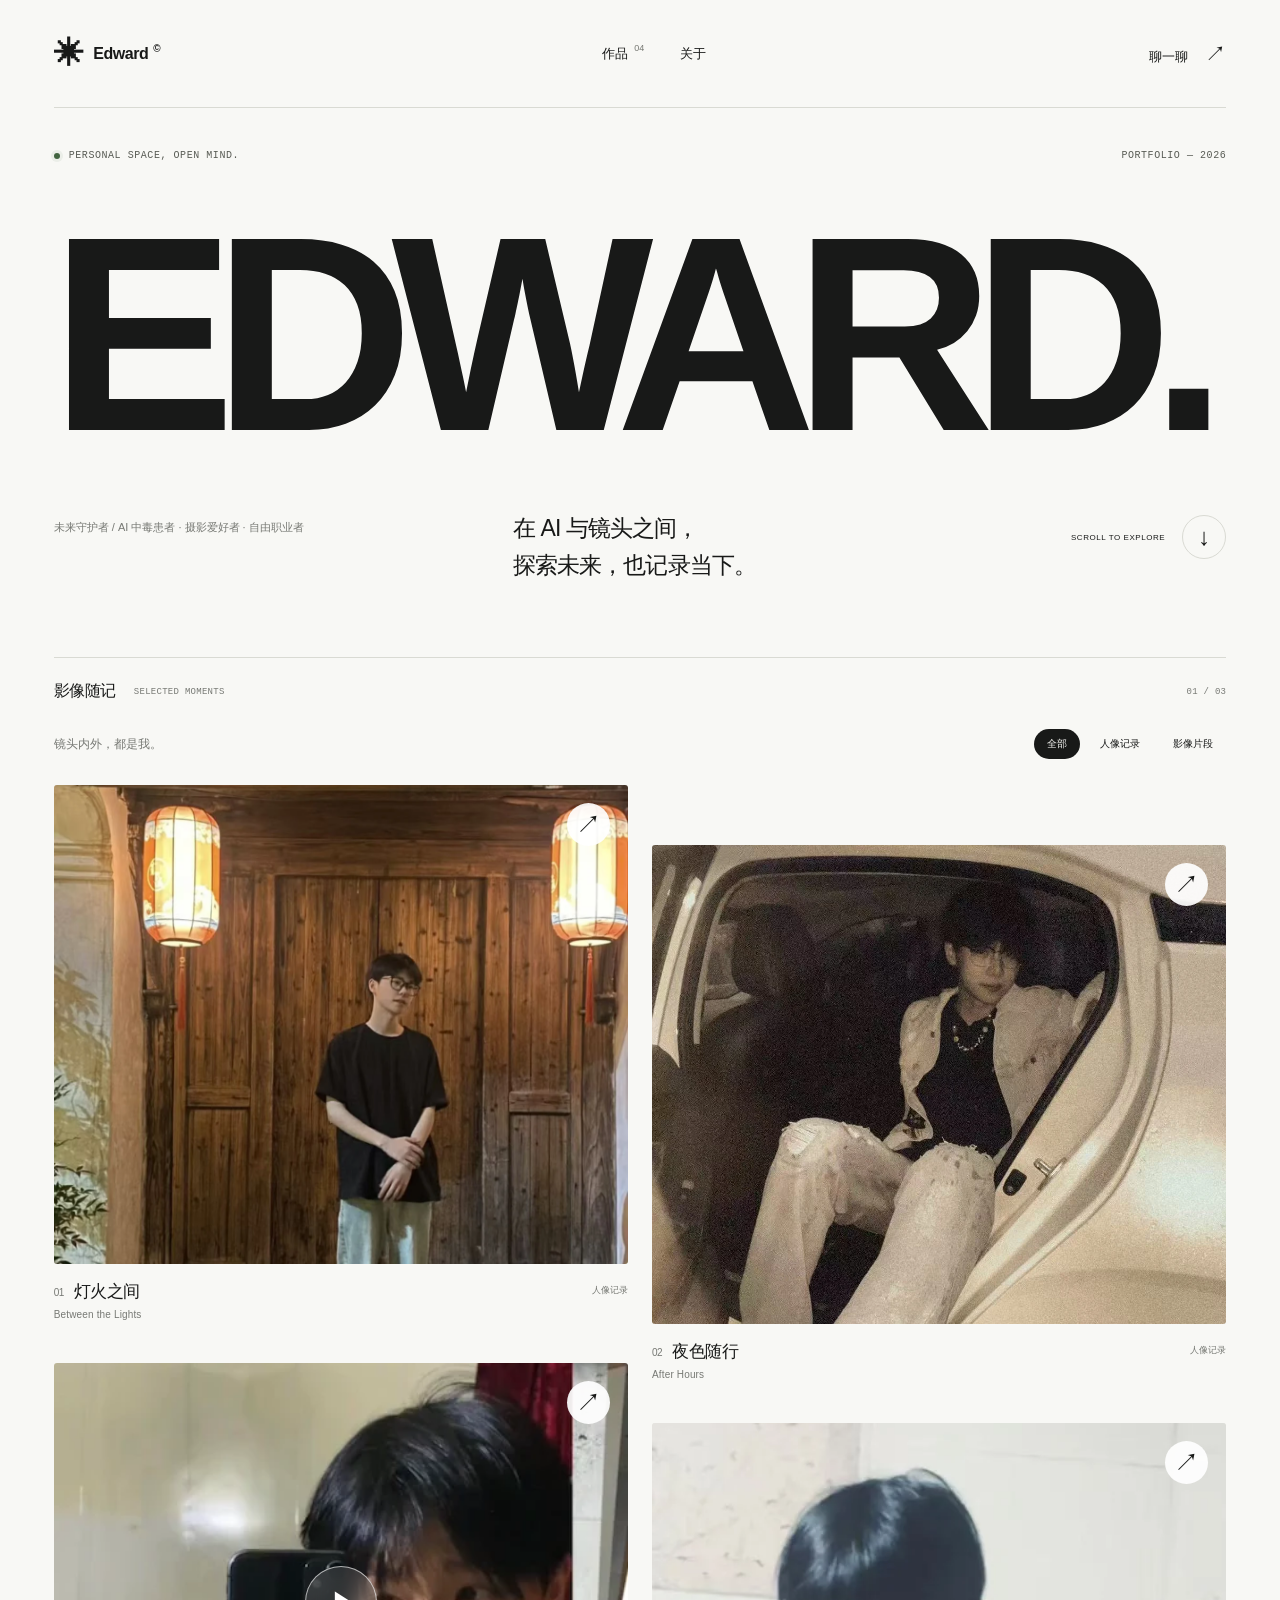
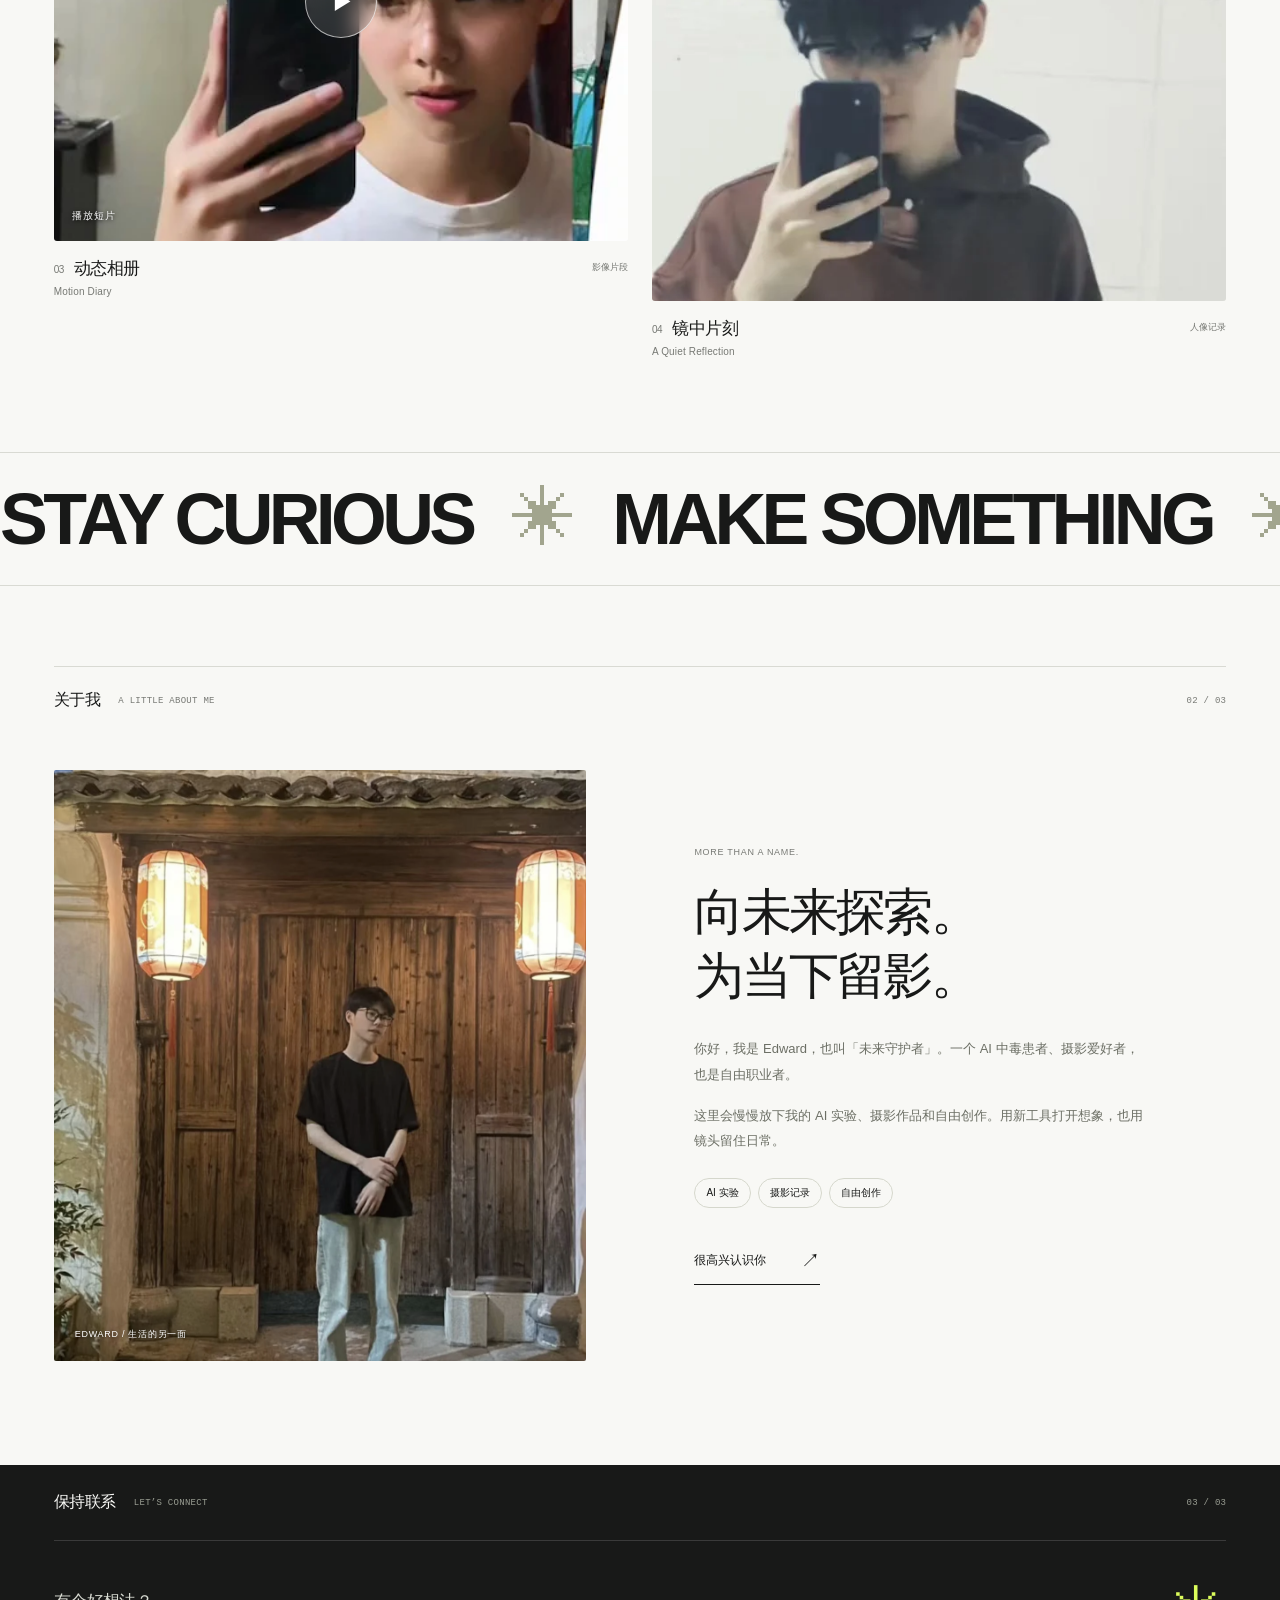
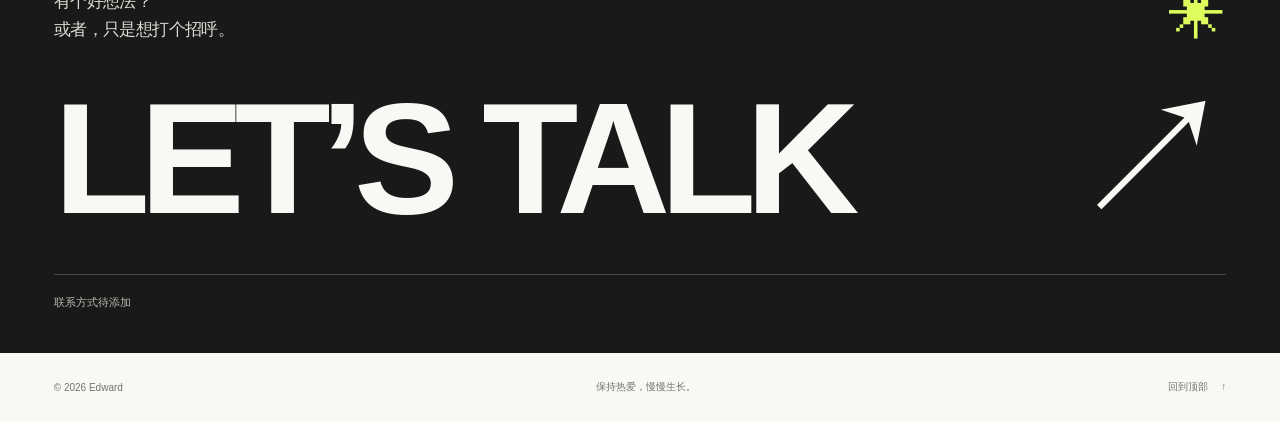
<file: site/index.html>
<!doctype html>
<html lang="zh-CN">
<head>
  <meta charset="utf-8">
  <meta name="viewport" content="width=device-width, initial-scale=1">
  <meta name="description" content="Edward · 未来守护者。AI 中毒患者、摄影爱好者、自由职业者。在 AI 与镜头之间，探索未来，也记录当下。">
  <meta name="theme-color" content="#f8f8f5">
  <meta property="og:type" content="website">
  <meta property="og:title" content="Edward — 未来守护者">
  <meta property="og:description" content="在 AI 与镜头之间，探索未来，也记录当下。">
  <meta property="og:image" content="assets/social.svg">
  <title>Edward — 未来守护者</title>
  <link rel="icon" href="assets/favicon.svg" type="image/svg+xml">
  <link rel="stylesheet" href="styles.css">
  <script src="app.js" defer></script>
</head>
<body>
  <a class="skip-link" href="#work">跳到作品</a>
  <header class="site-header" id="top">
    <a class="brand" href="#top" aria-label="回到首页"><span class="brand-symbol" aria-hidden="true">✳</span><span data-name>Edward</span><sup>©</sup></a>
    <nav aria-label="主导航">
      <a class="nav-link" href="#work">作品 <span class="work-count">04</span></a>
      <a class="nav-link" href="#about">关于</a>
    </nav>
    <a class="header-contact" href="#contact">聊一聊 <span aria-hidden="true">↗</span></a>
  </header>

  <main>
    <section class="hero" aria-labelledby="hero-title">
      <div class="hero-eyebrow"><span><i class="status-dot" aria-hidden="true"></i> PERSONAL SPACE, OPEN MIND.</span><span class="edition">PORTFOLIO — <span data-year>2026</span></span></div>
      <h1 id="hero-title" class="hero-title">EDWARD<span class="hero-period">.</span></h1>
      <div class="hero-bottom">
        <p class="hero-role" id="hero-role">未来守护者 / AI 中毒患者 · 摄影爱好者 · 自由职业者</p>
        <p class="hero-intro" id="hero-intro">在 AI 与镜头之间，<br>探索未来，也记录当下。</p>
        <a class="scroll-cue" href="#work" aria-label="向下浏览作品"><span>SCROLL TO EXPLORE</span><span class="down-arrow" aria-hidden="true">↓</span></a>
      </div>
    </section>

    <section class="work-section" id="work" aria-labelledby="work-heading">
      <div class="section-heading"><h2 id="work-heading">影像随记<span class="section-en">SELECTED MOMENTS</span></h2><span class="section-index">01 / 03</span></div>
      <div class="work-toolbar"><p>镜头内外，都是我。</p><div id="filters" class="filters" role="group" aria-label="按作品类别筛选"><button type="button" class="filter-button active" data-filter="全部" aria-pressed="true">全部</button></div></div>
      <div class="project-grid" id="project-grid" aria-live="polite"></div>
      <p class="site-error" id="site-error" hidden>内容暂时没有加载成功，请刷新页面重试。</p>
      <noscript><p class="noscript-note">作品内容需要启用 JavaScript 后显示。</p></noscript>
    </section>

    <div class="manifesto" aria-hidden="true"><div class="manifesto-track"><span>STAY CURIOUS</span><span class="asterisk">✳</span><span>MAKE SOMETHING</span><span class="asterisk">✳</span><span>STAY CURIOUS</span><span class="asterisk">✳</span><span>MAKE SOMETHING</span><span class="asterisk">✳</span></div></div>

    <section class="about-section" id="about" aria-labelledby="about-heading">
      <div class="section-heading"><h2 id="about-heading">关于我<span class="section-en">A LITTLE ABOUT ME</span></h2><span class="section-index">02 / 03</span></div>
      <div class="about-layout">
        <div class="about-art" aria-label="黑白抽象造型插画" role="img"><div class="orbit orbit-one"></div><div class="orbit orbit-two"></div><div class="orbit orbit-three"></div><span class="art-stamp">A WORK IN<br>PROGRESS.</span><span class="art-coordinate">FIG. 001 — ALWAYS EVOLVING</span></div>
        <div class="about-copy"><p class="about-label">MORE THAN A NAME.</p><h3 id="about-title">向未来探索。<br>为当下留影。</h3><div class="about-body" id="about-text"></div><div class="about-tags" id="about-tags"></div><a class="text-link" href="#contact">很高兴认识你 <span aria-hidden="true">↗</span></a></div>
      </div>
    </section>

    <section class="contact-section" id="contact" aria-labelledby="contact-heading">
      <div class="section-heading"><h2 id="contact-heading">保持联系<span class="section-en">LET’S CONNECT</span></h2><span class="section-index">03 / 03</span></div>
      <div class="contact-top"><p>有个好想法？<br>或者，只是想打个招呼。</p><span class="contact-star" aria-hidden="true">✳</span></div>
      <div class="contact-display" id="contact-display"><span>LET’S TALK</span><span class="contact-arrow" aria-hidden="true">↗</span></div>
      <div class="contact-meta"><span class="email-label" id="email-label">联系方式待添加</span><div class="social-links" id="social-links"></div></div>
    </section>
  </main>

  <footer class="site-footer"><span>© <span data-year>2026</span> <span data-name>Edward</span></span><span class="footer-note">保持热爱，慢慢生长。</span><a href="#top">回到顶部 <span aria-hidden="true">↑</span></a></footer>

  <dialog class="project-dialog" id="project-dialog" aria-labelledby="dialog-title">
    <div class="dialog-top"><span id="dialog-category"></span><button class="dialog-close" id="dialog-close" type="button" aria-label="关闭作品详情">关闭 <span aria-hidden="true">×</span></button></div>
    <img class="dialog-image" id="dialog-image" alt="">
    <div class="dialog-video-wrap" id="dialog-video-wrap" hidden><video class="dialog-video" id="dialog-video" controls playsinline preload="none" muted aria-label="个人视频"></video><button class="video-start" id="video-start" type="button">▶ 播放视频</button></div>
    <div class="dialog-body"><p class="dialog-kicker" id="dialog-kicker"></p><h2 id="dialog-title"></h2><p class="dialog-description" id="dialog-description"></p><a class="text-link" id="dialog-link" href="#" target="_blank" rel="noopener noreferrer" hidden>打开项目 <span aria-hidden="true">↗</span></a></div>
  </dialog>
</body>
</html>
</file>
<file: site/styles.css>
@charset "UTF-8";
:root{--paper:#f8f8f5;--ink:#181918;--muted:#777974;--line:#d9dad3;--accent:#dcfd5b;--gutter:clamp(22px,4.2vw,80px);--ease:cubic-bezier(.22,1,.36,1)}
*{box-sizing:border-box}html{scroll-behavior:smooth;scroll-padding-top:32px}body{margin:0;background:var(--paper);color:var(--ink);font-family:Arial,"PingFang SC","Microsoft YaHei",sans-serif;-webkit-font-smoothing:antialiased}body.modal-open{overflow:hidden}a{color:inherit;text-decoration:none}button,input,textarea{font:inherit}button,a{-webkit-tap-highlight-color:transparent}button{color:inherit}button:not(:disabled),a{cursor:pointer}a:focus-visible,button:focus-visible{outline:2px solid var(--ink);outline-offset:6px}button{touch-action:manipulation}img{display:block;max-width:100%}h1,h2,h3,p{margin:0}::selection{background:var(--accent);color:var(--ink)}[hidden]{display:none!important}.skip-link{position:fixed;top:-70px;left:20px;padding:15px;background:var(--ink);color:white;z-index:20}.skip-link:focus{top:12px}.site-header{height:108px;margin:0 var(--gutter);display:flex;align-items:center;justify-content:space-between;border-bottom:1px solid var(--line)}.brand{display:flex;align-items:center;gap:10px;font-size:16px;font-weight:600;letter-spacing:-.03em}.brand-symbol{font-size:30px;line-height:1;transition:transform .8s var(--ease)}.brand:hover .brand-symbol{transform:rotate(90deg)}.brand sup{font-size:10px;align-self:flex-start;margin:4px 0 0 -5px}.site-header nav{display:flex;gap:36px}.nav-link,.header-contact{font-size:13px}.nav-link{display:flex;align-items:flex-start;gap:6px;position:relative}.work-count{font-size:9px;margin-top:-2px;color:var(--muted)}.header-contact span{margin-left:14px;font-size:21px}.nav-link:after,.header-contact:after{content:"";position:absolute;bottom:-6px;left:0;width:100%;height:1px;background:currentColor;transform:scaleX(0);transform-origin:left;transition:transform .3s}.header-contact{position:relative}.nav-link:hover:after,.header-contact:hover:after{transform:scaleX(1)}.hero{padding:42px var(--gutter) 73px}.hero-eyebrow{display:flex;justify-content:space-between;font-family:"SFMono-Regular",Consolas,monospace;font-size:10px;letter-spacing:.055em;color:#585b54}.hero-eyebrow>span:first-child{display:flex;align-items:center;gap:9px}.status-dot{width:6px;height:6px;background:#426440;border-radius:50%;display:inline-block;box-shadow:0 0 0 3px #42644012}.hero-title{white-space:nowrap;max-width:100%;margin:28px 0 30px;font-size:clamp(64px,15.12vw,276px);font-weight:700;letter-spacing:-.08em;line-height:1.05;position:relative;left:-.012em}.hero-period{color:var(--ink)}.hero-bottom{display:grid;grid-template-columns:1fr 1.05fr .55fr;align-items:start;gap:36px;margin-top:26px}.hero-role{font-size:11px;color:var(--muted);line-height:1.9;padding-top:7px}.hero-intro{font-size:clamp(17px,1.8vw,25px);line-height:1.6;letter-spacing:-.04em}.scroll-cue{display:flex;align-items:center;justify-content:flex-end;gap:17px;padding-top:5px}.scroll-cue>span:first-child{font-size:8px;letter-spacing:.07em}.down-arrow{width:44px;height:44px;display:grid;place-items:center;border:1px solid var(--line);border-radius:50%;font-size:24px;transition:background .3s,transform .3s}.scroll-cue:hover .down-arrow{background:var(--accent);transform:translateY(4px)}.work-section,.about-section{margin:0 var(--gutter)}.section-heading{display:flex;align-items:center;justify-content:space-between;padding:23px 0;border-top:1px solid var(--line)}.section-heading h2{font-size:16px;letter-spacing:-.03em;font-weight:500;display:flex;gap:18px;align-items:center}.section-en,.section-index{font-family:"SFMono-Regular",Consolas,monospace;font-size:9px;letter-spacing:.03em;color:var(--muted)}.work-toolbar{display:flex;align-items:center;justify-content:space-between;margin:4px 0 26px;gap:15px}.work-toolbar>p{font-size:12px;color:var(--muted)}.filters{display:flex;gap:7px;flex-wrap:wrap}.filter-button{border:1px solid transparent;background:transparent;border-radius:30px;padding:7px 12px;font-size:10px;transition:all .2s}.filter-button:hover{border-color:var(--line)}.filter-button.active{background:var(--ink);color:var(--paper)}.project-grid{display:grid;grid-template-columns:1fr 1fr;gap:43px 24px;min-height:200px}.project-card{min-width:0;animation:card-in .65s var(--ease) both}.project-card:nth-child(even){animation-delay:.08s}.project-trigger{border:0;background:none;padding:0;width:100%;text-align:left;display:block}.project-visual{position:relative;overflow:hidden;aspect-ratio:1.24;background:#e9e9e2;border-radius:3px}.project-visual img{width:100%;height:100%;object-fit:cover;transition:transform 1s var(--ease),filter 1s var(--ease)}.project-trigger:hover .project-visual img{transform:scale(1.045)}.project-open{position:absolute;right:18px;top:18px;display:grid;place-items:center;width:43px;height:43px;border-radius:50%;background:#ffffffeb;font-size:25px;transition:transform .45s var(--ease),background .3s}.project-trigger:hover .project-open{transform:rotate(45deg);background:var(--accent)}.project-demo{position:absolute;bottom:15px;left:16px;color:#fff;background:#0005;backdrop-filter:blur(12px);border-radius:20px;padding:5px 9px;font-size:9px;letter-spacing:.03em}.project-info{display:flex;align-items:flex-start;justify-content:space-between;padding-top:16px;gap:12px}.project-title{font-size:17px;font-weight:500;letter-spacing:-.03em}.project-english{font-size:10px;color:var(--muted);display:block;margin-top:6px;letter-spacing:.015em}.project-number{font-size:10px;color:var(--muted);margin-right:10px;vertical-align:middle}.project-meta{display:flex;gap:8px;align-items:center;font-size:9px;color:var(--muted);padding-top:4px}.project-meta i{width:3px;height:3px;border-radius:50%;background:#9b9d95}.manifesto{overflow:hidden;margin:95px 0 80px;border-top:1px solid var(--line);border-bottom:1px solid var(--line);padding:23px 0}.manifesto-track{display:flex;gap:40px;align-items:center;width:max-content;animation:marquee 35s linear infinite}.manifesto-track>span{font-size:clamp(40px,5.6vw,95px);font-weight:600;letter-spacing:-.065em;line-height:1.2}.manifesto-track .asterisk{font-size:64px;color:#a2a58e;font-weight:400}.about-layout{display:grid;grid-template-columns:1fr 1fr;gap:clamp(40px,8.5vw,160px);padding:36px 0 104px;align-items:center}.about-art{aspect-ratio:1.04;max-width:550px;background:#e8e9e2;position:relative;overflow:hidden;border-radius:2px}.orbit{position:absolute;left:50%;top:48%;width:48%;height:66%;border:clamp(20px,3.7vw,64px) solid #292b25;border-radius:50%;box-shadow:inset 2px 2px 4px #fff2,4px 10px 16px #0002;transform:translate(-50%,-50%) rotate(38deg)}.orbit-two{transform:translate(-50%,-50%) rotate(-38deg);border-color:#babcb1}.orbit-three{width:48%;height:66%;transform:translate(-50%,-50%) rotate(38deg);border-color:transparent transparent #292b25 #292b25;box-shadow:none}.art-stamp{position:absolute;left:25px;top:24px;font-size:12px;font-weight:700;line-height:1.1;letter-spacing:-.04em}.art-coordinate{position:absolute;bottom:22px;left:25px;font-family:monospace;font-size:8px;letter-spacing:.08em}.about-label{font-size:9px;color:var(--muted);letter-spacing:.08em;margin-bottom:23px}.about-copy h3{font-size:clamp(32px,3.9vw,61px);line-height:1.3;font-weight:500;letter-spacing:-.055em;margin-bottom:27px}.about-body{font-size:13px;line-height:1.95;color:#6c6f65;max-width:450px}.about-body p+p{margin-top:16px}.about-tags{display:flex;flex-wrap:wrap;gap:7px;margin-top:24px}.about-tags span{font-size:10px;border:1px solid #d5d7cc;border-radius:25px;padding:7px 11px}.text-link{display:inline-flex;align-items:center;gap:35px;font-size:12px;padding:10px 0;border-bottom:1px solid var(--ink);margin-top:30px}.text-link span{font-size:19px;transition:transform .3s}.text-link:hover span{transform:translate(3px,-3px)}.contact-section{background:var(--ink);color:var(--paper);padding:0 var(--gutter) 43px}.contact-section .section-heading{border-top:0;padding:27px 0;border-bottom:1px solid #ffffff25}.contact-section .section-en,.contact-section .section-index{color:#999d92}.contact-top{display:flex;align-items:center;justify-content:space-between;padding-top:46px}.contact-top p{font-size:17px;line-height:1.6;letter-spacing:-.035em;color:#d8dbd2}.contact-star{font-size:57px;color:var(--accent);line-height:1;transition:transform 1s var(--ease)}.contact-section:hover .contact-star{transform:rotate(90deg)}.contact-display{display:flex;align-items:center;justify-content:space-between;font-size:clamp(56px,12.3vw,210px);font-weight:600;letter-spacing:-.065em;line-height:1.15;margin:24px 0 20px;border-bottom:1px solid #ffffff35;padding-bottom:25px;gap:12px}.contact-arrow{font-size:1.06em;line-height:1;font-weight:400;transition:transform .4s var(--ease)}a.contact-display:hover .contact-arrow{transform:translate(9px,-9px);color:var(--accent)}.contact-meta{display:flex;justify-content:space-between;gap:20px;align-items:center;font-size:11px;color:#b7bbaf}.social-links{display:flex;gap:20px}.social-links a:hover{color:var(--accent)}.site-footer{padding:27px var(--gutter);display:flex;justify-content:space-between;align-items:center;font-size:10px;color:#71756a;gap:20px}.site-footer>a span{margin-left:10px}.footer-note{font-size:10px}.project-dialog{max-width:850px;width:calc(100% - 40px);max-height:90vh;max-height:90dvh;border:0;background:var(--paper);padding:0;color:var(--ink);box-shadow:0 30px 120px #0003;overscroll-behavior:contain;border-radius:4px}.project-dialog::backdrop{background:#10140cc2;backdrop-filter:blur(8px)}.dialog-top{display:flex;justify-content:space-between;align-items:center;padding:14px 22px;font-size:11px;position:sticky;top:0;background:var(--paper);z-index:1;border-bottom:1px solid var(--line)}.dialog-close{display:flex;align-items:center;gap:15px;background:none;border:0;padding:7px 2px;font-size:12px}.dialog-close span{font-size:24px;line-height:1}.dialog-image{width:100%;max-height:520px;object-fit:cover}.dialog-body{padding:32px 36px 42px}.dialog-kicker{font-size:10px;color:var(--muted);text-transform:uppercase;letter-spacing:.04em}.dialog-body h2{font-size:36px;font-weight:500;letter-spacing:-.04em;margin:12px 0 20px}.dialog-description{white-space:pre-line;font-size:14px;line-height:1.9;color:#666b5e;max-width:660px}.site-error,.noscript-note{padding:25px;border:1px solid var(--line);font-size:14px}.reveal{opacity:0;transform:translateY(24px);transition:opacity .8s var(--ease),transform .8s var(--ease)}.reveal.is-visible{opacity:1;transform:translateY(0)}@keyframes marquee{to{transform:translateX(-50%)}}@keyframes card-in{from{opacity:0;transform:translateY(15px)}to{opacity:1;transform:translateY(0)}}
@media(min-width:1600px){.hero-title{font-size:15.1vw}.hero{padding-bottom:100px}.hero-role{font-size:14px}.section-heading h2{font-size:19px}.hero-eyebrow{font-size:12px}.project-title{font-size:21px}.project-meta,.project-english{font-size:12px}.about-body{font-size:16px}}
@media(max-width:900px){.site-header{height:88px}.hero{padding-top:32px;padding-bottom:55px}.hero-title{margin:30px 0 22px}.hero-bottom{grid-template-columns:1fr 1.1fr;gap:25px}.scroll-cue{display:none}.hero-role{font-size:10px}.project-grid{gap:32px 18px}.project-info{flex-wrap:wrap}.project-meta{padding-left:26px;padding-top:0}.about-layout{gap:36px}.about-copy h3{font-size:36px}.about-body{font-size:12px}.about-label{margin-bottom:15px}.about-copy h3{margin-bottom:20px}.about-tags{margin-top:18px}.text-link{margin-top:20px}.manifesto{margin:72px 0 55px}.contact-top p{font-size:15px}}
@media(max-width:600px){:root{--gutter:22px}.site-header{height:79px}.brand{font-size:13px;gap:7px}.brand-symbol{font-size:25px}.site-header nav{gap:18px}.nav-link{font-size:11px}.header-contact{font-size:11px}.header-contact span{margin-left:5px;font-size:16px}.hero{padding-top:29px;padding-bottom:42px}.hero-eyebrow{font-size:8px;letter-spacing:0}.edition{display:none}.hero-title{font-size:14.8vw;letter-spacing:-.075em;margin:30px 0 25px;line-height:1.1}.hero-bottom{grid-template-columns:1fr;gap:15px;margin-top:0}.hero-role{font-size:10px;order:2;padding:0}.hero-intro{font-size:18px;line-height:1.65;letter-spacing:-.03em}.section-heading{padding:20px 0}.section-heading h2{font-size:15px;gap:11px}.section-en{font-size:8px}.section-index{font-size:8px}.work-toolbar{align-items:flex-start;flex-direction:column;margin:0 0 20px;gap:17px}.work-toolbar>p{font-size:11px}.filter-button{padding:7px 11px;font-size:10px}.filters{gap:4px}.project-grid{grid-template-columns:1fr;gap:31px}.project-visual{aspect-ratio:1.15}.project-title{font-size:17px}.project-info{flex-wrap:nowrap;padding-top:14px}.project-meta{padding:3px 0 0;font-size:8px;white-space:nowrap}.project-english{font-size:9px}.project-open{width:37px;height:37px;right:13px;top:13px;font-size:22px}.project-demo{bottom:12px;left:12px}.manifesto{margin:55px 0 33px;padding:18px 0}.manifesto-track{gap:24px}.manifesto-track>span{font-size:45px}.manifesto-track .asterisk{font-size:42px}.about-layout{grid-template-columns:1fr;padding:20px 0 54px;gap:32px}.about-art{aspect-ratio:1.2;width:100%}.orbit,.orbit-three{border-width:35px}.about-label{font-size:8px;margin-bottom:17px}.about-copy h3{font-size:38px;line-height:1.3;margin-bottom:20px}.about-body{font-size:13px}.about-tags{margin-top:22px}.contact-section{padding-bottom:28px}.contact-section .section-heading{padding:23px 0}.contact-top{padding-top:30px}.contact-top p{font-size:14px}.contact-star{font-size:42px}.contact-display{font-size:12.2vw;margin:28px 0 21px;padding-bottom:24px;letter-spacing:-.065em}.contact-meta{font-size:10px;flex-wrap:wrap}.social-links{gap:15px}.site-footer{padding-top:24px;padding-bottom:24px;font-size:9px;gap:10px}.footer-note{display:none}.project-dialog{width:calc(100% - 24px);max-height:94dvh}.dialog-body{padding:24px}.dialog-body h2{font-size:28px}.dialog-image{max-height:350px}.dialog-description{font-size:13px}}
@media(prefers-reduced-motion:reduce){html{scroll-behavior:auto}*,*:before,*:after{animation:none!important;transition:none!important}.reveal{opacity:1;transform:none}}
/* Personal photo and video gallery. */
.project-play{position:absolute;left:50%;top:50%;transform:translate(-50%,-50%);width:72px;height:72px;display:grid;place-items:center;padding-left:5px;border:1px solid #ffffffa0;border-radius:50%;color:white;background:#ffffff20;backdrop-filter:blur(12px);font-size:24px;transition:background .3s,scale .3s}.project-trigger:hover .project-play{background:#ffffff45;scale:1.08}.project-video-label{position:absolute;left:18px;bottom:18px;color:#fff;font-size:10px;letter-spacing:.1em;text-shadow:0 1px 4px #000}.dialog-image{object-fit:contain;max-height:70vh;background:#e9e8e1}.dialog-video{display:block;width:100%;max-height:70vh;background:#10110e}.about-art.about-portrait{aspect-ratio: .9}.about-portrait img{width:100%;height:100%;object-fit:cover;object-position:50% 48%;filter:saturate(.8)}.portrait-caption{position:absolute;bottom:20px;left:21px;font-size:9px;letter-spacing:.08em;color:#fff;text-shadow:0 1px 4px #0008}.hero-title{font-size:22.3vw}.hero-role{max-width:300px}.project-visual{aspect-ratio:1.2}.project-grid .project-card:nth-child(2){margin-top:60px}.project-grid .project-card:nth-child(3){margin-top:-60px}
@media(max-width:600px){.project-grid .project-card:nth-child(2),.project-grid .project-card:nth-child(3){margin-top:0}.hero-title{font-size:21.6vw}.project-visual{aspect-ratio:1.04}.about-art.about-portrait{aspect-ratio:.9}.hero-role{max-width:none;font-size:9px}.project-play{width:60px;height:60px;font-size:20px}}
.dialog-video-wrap{position:relative;background:#10110e}.video-start{position:absolute;left:50%;top:50%;transform:translate(-50%,-50%);border:1px solid #fff8;border-radius:50px;padding:17px 25px;background:#f8f8f5ed;box-shadow:0 6px 30px #0002;font-size:13px;white-space:nowrap}
</file>
